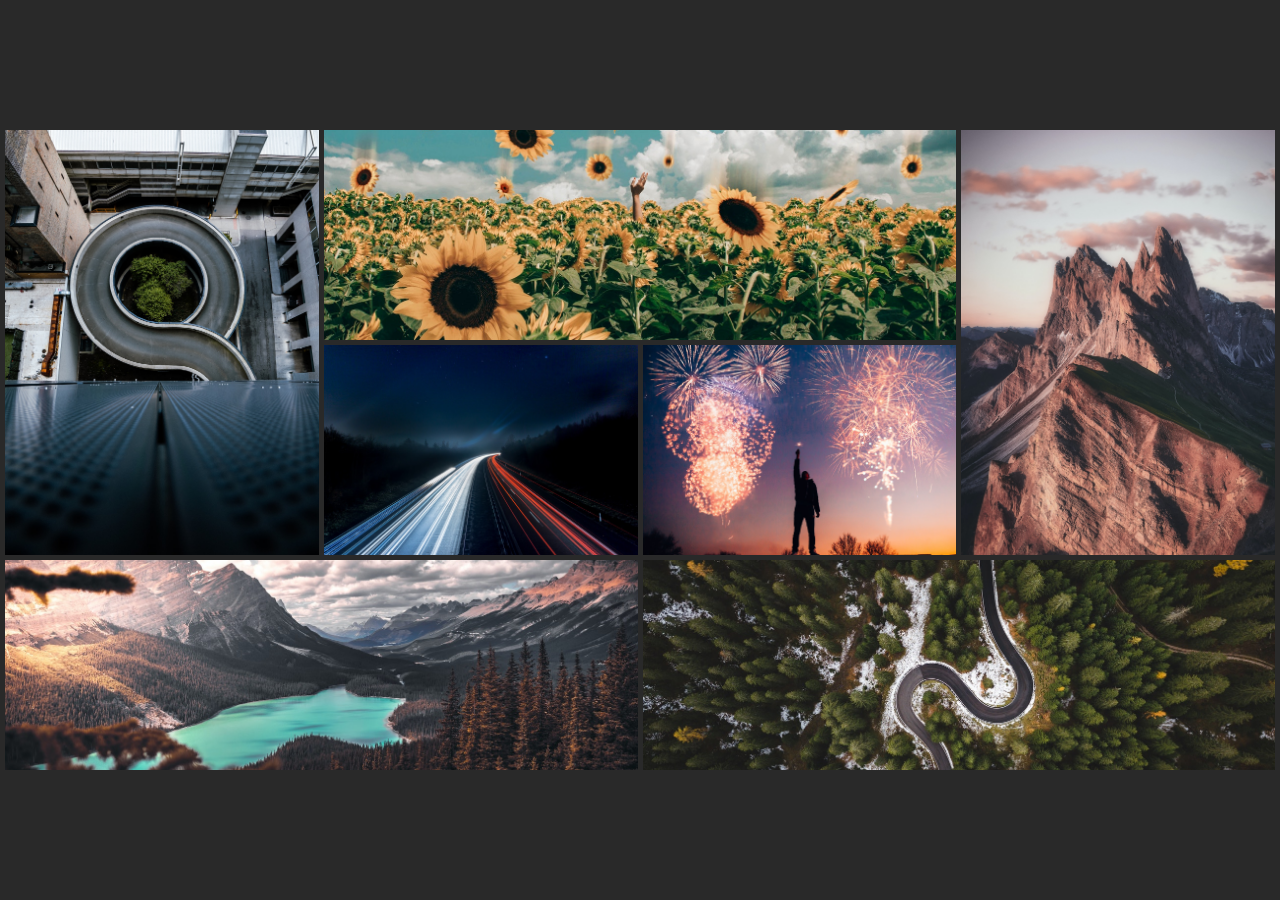
<file: Gallery/index.html>
<!DOCTYPE html>
<html lang="en">

<head>
    <meta charset="UTF-8">
    <meta http-equiv="X-UA-Compatible" content="IE=edge">
    <meta name="viewport" content="width=device-width, initial-scale=1.0">
    <link rel="stylesheet" href="./style.css">
    <title>Galeria hover</title>
</head>

<body>
    <div class="grid-container">
        <div class="item r-span2">
            <img src="img/bg1.jpg" />
        </div>
        <div class="item c-span2">
            <img src="img/bg2.jpg" />
        </div>
        <div class="item r-span2">
            <img src="img/bg3.jpg" />
        </div>
        <div class="item">
            <img src="img/bg4.jpg" />
        </div>
        <div class="item">
            <img src="img/bg5.jpg" />
        </div>
        <div class="item c-span2">
            <img src="img/bg6.jpg" />
        </div>
        <div class="item c-span2">
            <img src="img/bg7.jpg" />
        </div>
    </div>
</body>

</html>
</file>
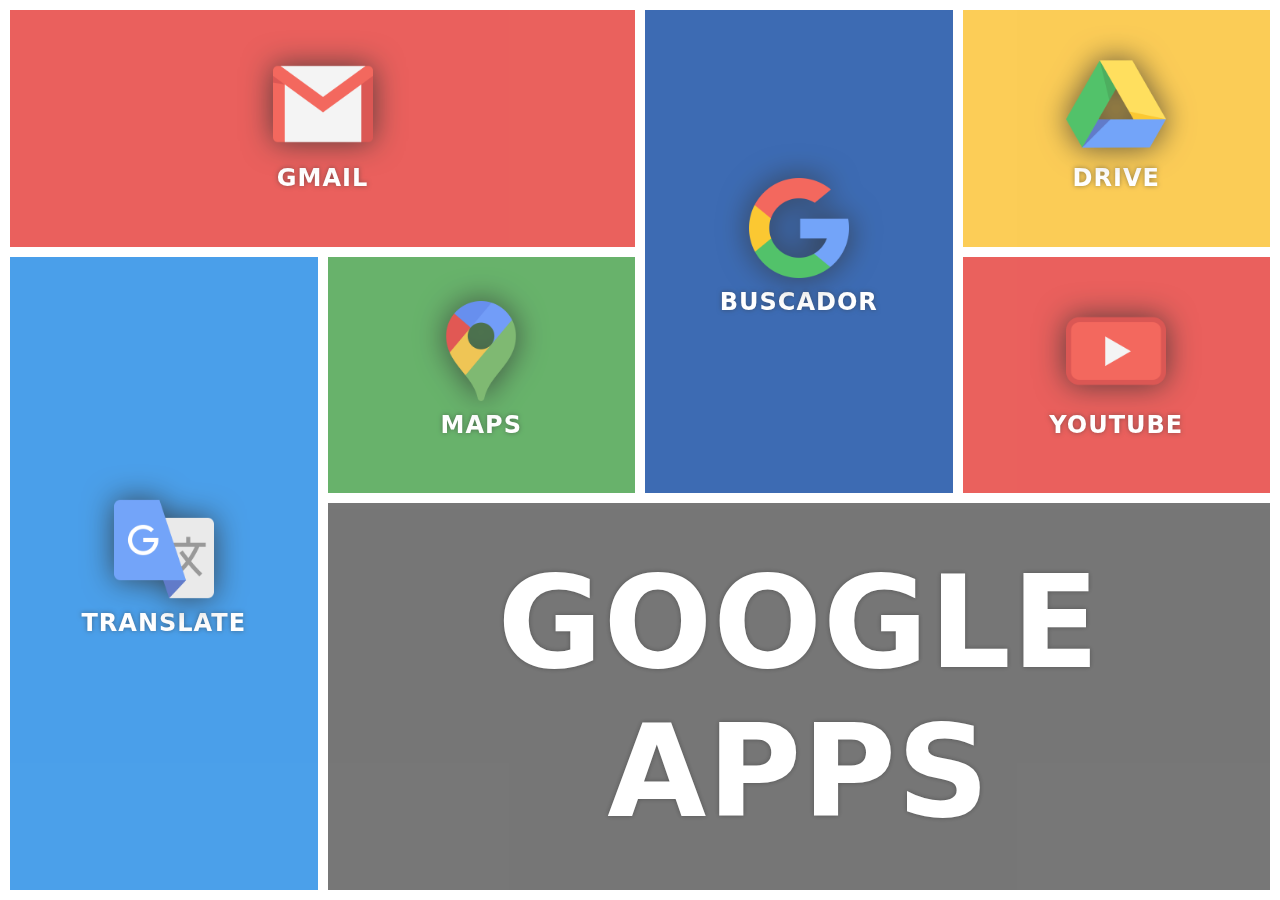
<file: GoogleTools/index.html>
<!DOCTYPE html>
<html lang="en">
<head>
    <meta charset="UTF-8">
    <meta http-equiv="X-UA-Compatible" content="IE=edge">
    <meta name="viewport" content="width=device-width, initial-scale=1.0">
    <link rel="stylesheet" href="style.css">
    <title>Google tools</title>
</head>
<body>
    <div class="grid-container">
        <div class="item">
            <img src="img/image1.png"  />
            <h3>Gmail</h3>
        </div>
        <div class="item">
            <img src="img/image2.png"  />
            <h3>Buscador</h3>
        </div>
        <div class="item">
            <img src="img/image3.png"  />
            <h3>Drive</h3>
        </div>
        <div class="item">
            <img src="img/image4.png"  />
            <h3>Translate</h3>
        </div>
        <div class="item">
            <img src="img/image5.png"  />
            <h3>Maps</h3>
        </div>
        <div class="item">
            <img src="img/image6.png"  />
            <h3>Youtube</h3>
        </div>
        <div class="item">
            <h1>Google Apps</h3>
        </div>
    </div>
</body>
</html>
</file>
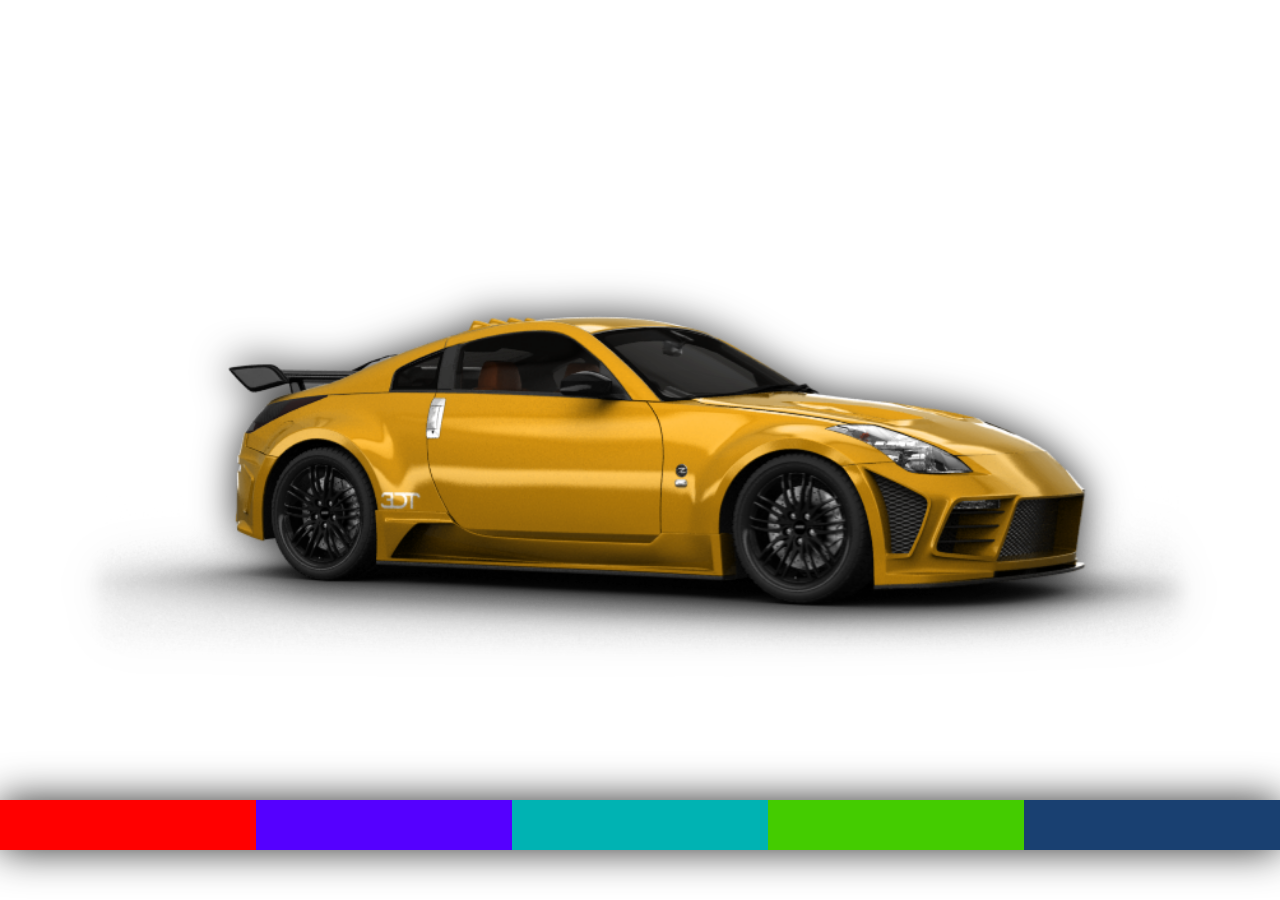
<file: Flexbox/Automotriz/index.html>
<!DOCTYPE html>
<html lang="en">

<head>
    <meta charset="UTF-8">
    <meta http-equiv="X-UA-Compatible" content="IE=edge">
    <meta name="viewport" content="width=device-width, initial-scale=1.0">
    <link rel="stylesheet" href="./style.css">
    <title>automotriz</title>
</head>

<body>
    <section>
        <ul>
            <li></li>
            <li></li>
            <li></li>
            <li></li>
            <li></li>
        </ul>
    </section>
</body>

</html>
</file>
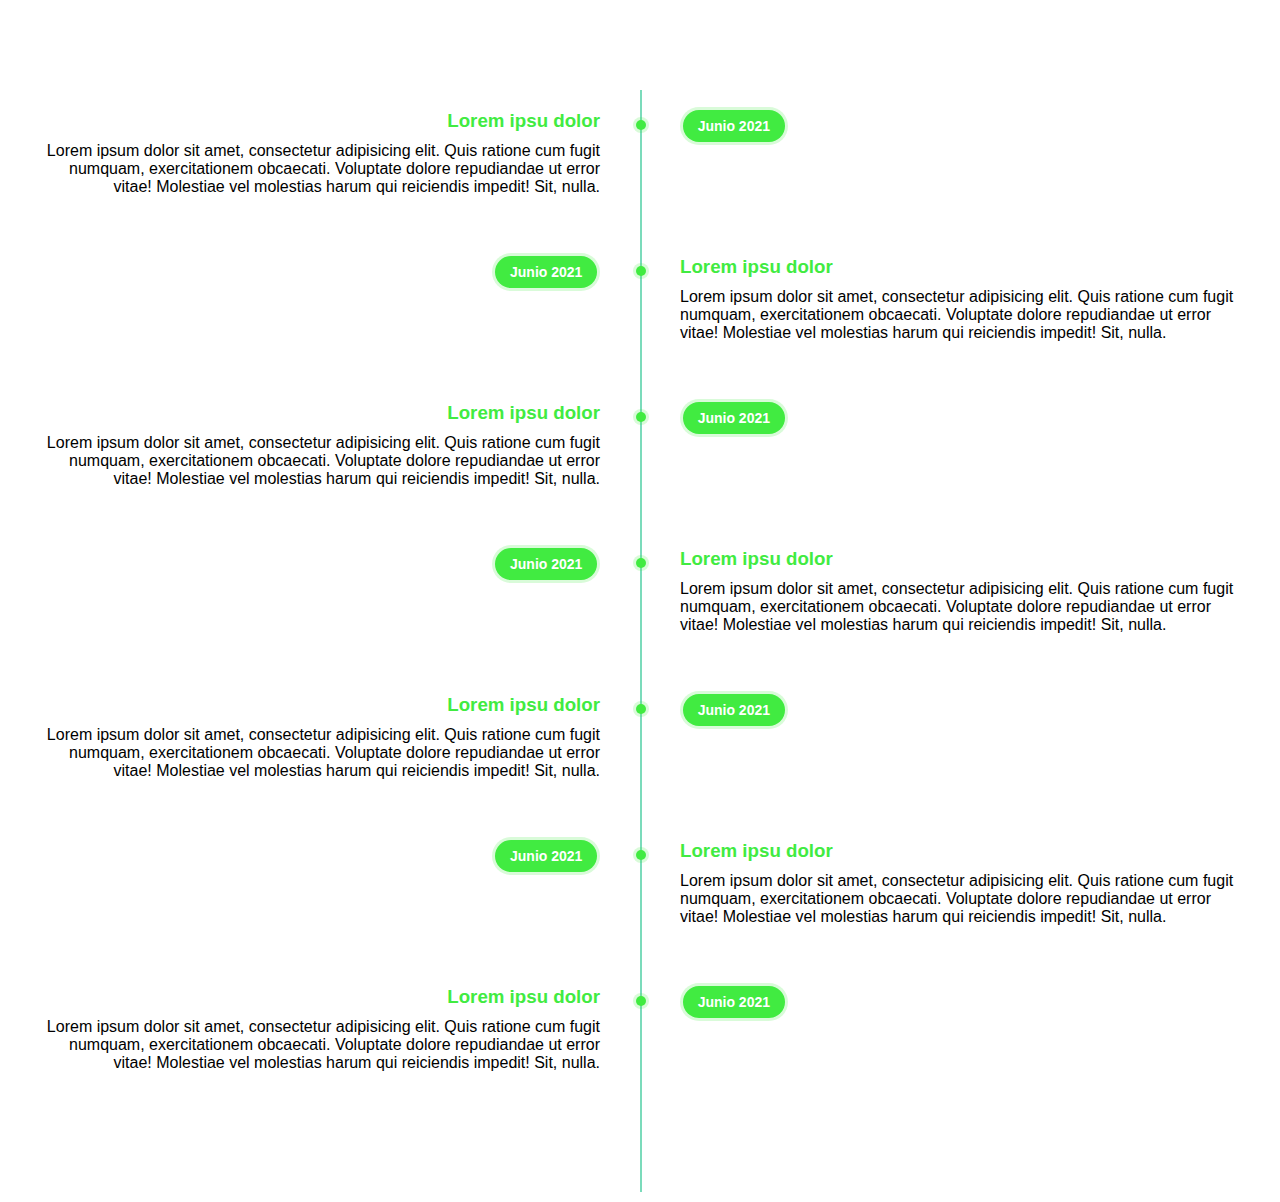
<file: Flexbox/timeline/index.html>
<!DOCTYPE html>
<html lang="en">

<head>
    <meta charset="UTF-8">
    <meta http-equiv="X-UA-Compatible" content="IE=edge">
    <meta name="viewport" content="width=device-width, initial-scale=1.0">
    <link rel="stylesheet" href="./style.css">
    <title>Timeline Css</title>
</head>

<body>
    <div class="timeline">
        <ul>
            <li>
                <div class="content">
                    <h3>Lorem ipsu dolor</h3>
                    <p>Lorem ipsum dolor sit amet, consectetur adipisicing elit. Quis ratione cum fugit numquam,
                        exercitationem obcaecati. Voluptate dolore repudiandae ut error vitae! Molestiae vel molestias
                        harum qui reiciendis impedit! Sit, nulla.</p>
                </div>
                <div class="time">
                    <h4>Junio 2021</h4>
                </div>
            </li>
            <li>
                <div class="content">
                    <h3>Lorem ipsu dolor</h3>
                    <p>Lorem ipsum dolor sit amet, consectetur adipisicing elit. Quis ratione cum fugit numquam,
                        exercitationem obcaecati. Voluptate dolore repudiandae ut error vitae! Molestiae vel molestias
                        harum qui reiciendis impedit! Sit, nulla.</p>
                </div>
                <div class="time">
                    <h4>Junio 2021</h4>
                </div>
            </li>
            <li>
                <div class="content">
                    <h3>Lorem ipsu dolor</h3>
                    <p>Lorem ipsum dolor sit amet, consectetur adipisicing elit. Quis ratione cum fugit numquam,
                        exercitationem obcaecati. Voluptate dolore repudiandae ut error vitae! Molestiae vel molestias
                        harum qui reiciendis impedit! Sit, nulla.</p>
                </div>
                <div class="time">
                    <h4>Junio 2021</h4>
                </div>
            </li>
            <li>
                <div class="content">
                    <h3>Lorem ipsu dolor</h3>
                    <p>Lorem ipsum dolor sit amet, consectetur adipisicing elit. Quis ratione cum fugit numquam,
                        exercitationem obcaecati. Voluptate dolore repudiandae ut error vitae! Molestiae vel molestias
                        harum qui reiciendis impedit! Sit, nulla.</p>
                </div>
                <div class="time">
                    <h4>Junio 2021</h4>
                </div>
            </li>
            <li>
                <div class="content">
                    <h3>Lorem ipsu dolor</h3>
                    <p>Lorem ipsum dolor sit amet, consectetur adipisicing elit. Quis ratione cum fugit numquam,
                        exercitationem obcaecati. Voluptate dolore repudiandae ut error vitae! Molestiae vel molestias
                        harum qui reiciendis impedit! Sit, nulla.</p>
                </div>
                <div class="time">
                    <h4>Junio 2021</h4>
                </div>
            </li>
            <li>
                <div class="content">
                    <h3>Lorem ipsu dolor</h3>
                    <p>Lorem ipsum dolor sit amet, consectetur adipisicing elit. Quis ratione cum fugit numquam,
                        exercitationem obcaecati. Voluptate dolore repudiandae ut error vitae! Molestiae vel molestias
                        harum qui reiciendis impedit! Sit, nulla.</p>
                </div>
                <div class="time">
                    <h4>Junio 2021</h4>
                </div>
            </li>
            <li>
                <div class="content">
                    <h3>Lorem ipsu dolor</h3>
                    <p>Lorem ipsum dolor sit amet, consectetur adipisicing elit. Quis ratione cum fugit numquam,
                        exercitationem obcaecati. Voluptate dolore repudiandae ut error vitae! Molestiae vel molestias
                        harum qui reiciendis impedit! Sit, nulla.</p>
                </div>
                <div class="time">
                    <h4>Junio 2021</h4>
                </div>
            </li>
            <div style="clear: both;"></div>
        </ul>

    </div>
</body>

</html>
</file>
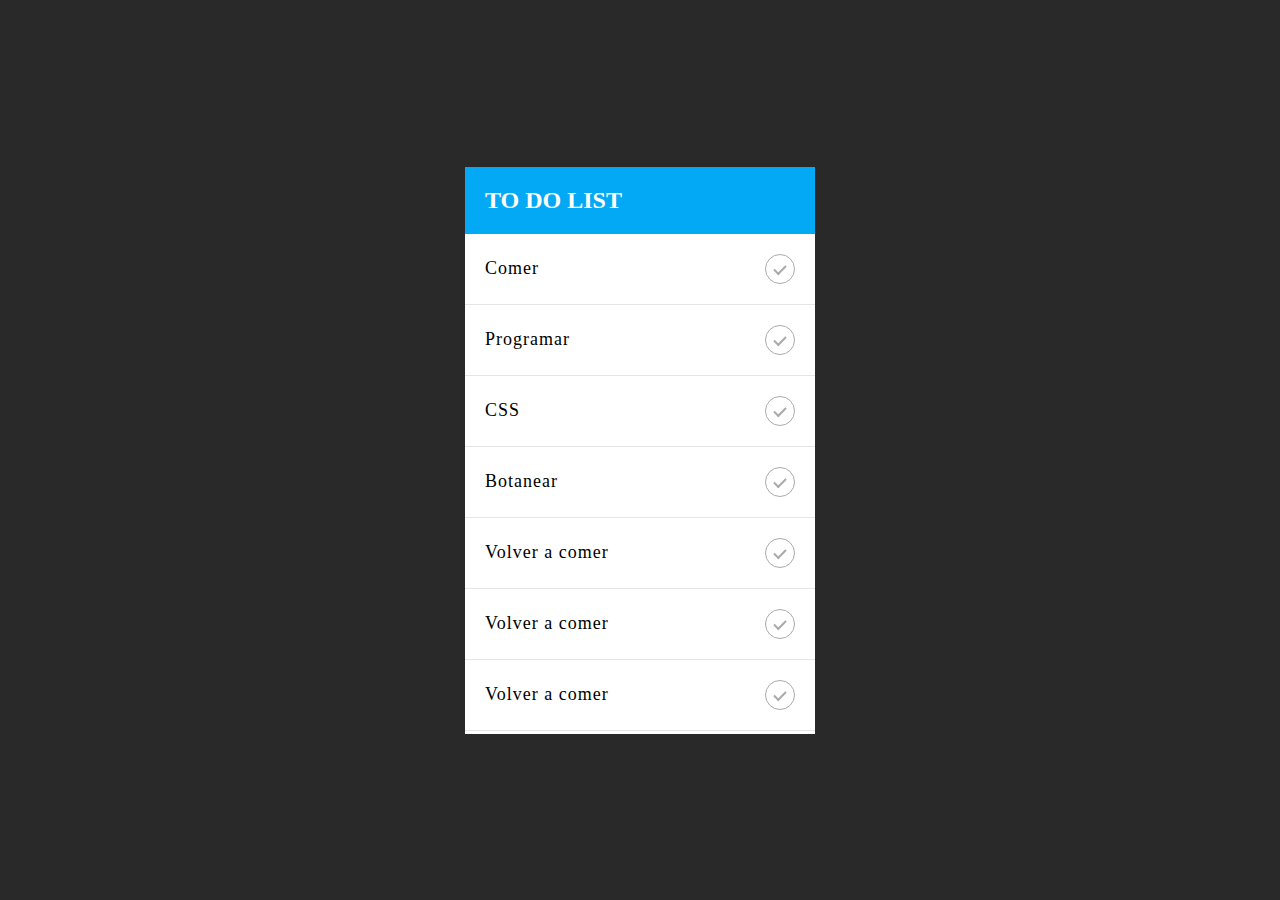
<file: Flexbox/todolist/index.html>
<!DOCTYPE html>
<html lang="en">

<head>
    <meta charset="UTF-8">
    <meta http-equiv="X-UA-Compatible" content="IE=edge">
    <meta name="viewport" content="width=device-width, initial-scale=1.0">
    <link rel="stylesheet" href="./styles.css" />
    <title>Document</title>
</head>

<body>
    <div class="container">
        <h2>To Do List</h2>
        <div class="list">
            <div class="items">
                <label>
                    <input type="checkbox" name="" id="" />
                    <p>Comer</p>
                    <span></span>
                </label>
            </div>
            <div class="items">
                <label>
                    <input type="checkbox" name="" id="" />
                    <p>Programar</p>
                    <span></span>
                </label>
            </div>
            <div class="items">
                <label>
                    <input type="checkbox" name="" id="" />
                    <p>CSS</p>
                    <span></span>
                </label>
            </div>
            <div class="items">
                <label>
                    <input type="checkbox" name="" id="" />
                    <p>Botanear</p>
                    <span></span>
                </label>
            </div>
            <div class="items">
                <label>
                    <input type="checkbox" name="" id="" />
                    <p>Volver a comer</p>
                    <span></span>
                </label>
            </div>
            <div class="items">
                <label>
                    <input type="checkbox" name="" id="" />
                    <p>Volver a comer</p>
                    <span></span>
                </label>
            </div> 
            <div class="items">
                <label>
                    <input type="checkbox" name="" id="" />
                    <p>Volver a comer</p>
                    <span></span>
                </label>
            </div>
            <div class="items">
                <label>
                    <input type="checkbox" name="" id="" />
                    <p>Volver a comer</p>
                    <span></span>
                </label>
            </div>
            <div class="items">
                <label>
                    <input type="checkbox" name="" id="" />
                    <p>Volver a comer</p>
                    <span></span>
                </label>
            </div>
        </div>
    </div>
</body>

</html>
</file>
<file: Gallery/style.css>
* {
    margin: 0;
    padding: 0;
    box-sizing: border-box;
}

body {
    display: grid;
    place-items: center;
    height: 100vh;
    background: #292929;
}

.grid-container {
    width: 100%;
    padding: 5px;
    display: grid;
    gap: 5px;
    grid-template-columns: repeat(4, 1fr);
    grid-template-rows: repeat(3, 210px);
}

.item {
    transition: all 0.5s;
}

.grid-container:hover .item {
    opacity: 0.2;
}

.item:hover {
    opacity: 1!important;
}

.item img {
    width: 100%;
    height: 100%;
    object-fit: cover;
}

.r-span2 {
    grid-row: span 2;
}

.c-span2 {
    grid-column: span 2;
}
</file>
<file: GoogleTools/style.css>
* {
    margin: 0;
    padding: 0;
    box-sizing: border-box;
    font-family: system-ui, -apple-system, BlinkMacSystemFont, 'Segoe UI', Roboto, Oxygen, Ubuntu, Cantarell, 'Open Sans', 'Helvetica Neue', sans-serif;
}


.grid-container {
    height: 100vh;
    padding: 10px;
    display: grid;
    gap: 10px;
    grid-template-columns: repeat(4, 1fr);
    grid-template-rows: auto;
    grid-template-areas: "item1 item1  item2 item3"
        "item4 item5 item2 item6"
        "item4 titulo titulo titulo";
}

.item {
    color: #fff;
    text-shadow: 0 0 5px rgba(0, 0, 0, 0.5);
    text-align: center;
    display: flex;
    flex-direction: column;
    justify-content: center;
    align-items: center;
    cursor: default;
    transition: all 0.2s;
    opacity: 0.8;
}

.item:hover {
    opacity: 1;
}


.item:nth-child(1) {
    background: #e53935;
    grid-area: item1;
}

.item:nth-child(2) {
    grid-area: item2;
    background: #0d47a1;
}

.item:nth-child(3) {
    grid-area: item3;
    background: #fbc02d;
}

.item:nth-child(4) {
    grid-area: item4;
    background: #1e88e5;
}

.item:nth-child(5) {
    grid-area: item5;
    background: #43a047;
}

.item:nth-child(6) {
    grid-area: item6;
    background: #e53935;
}

.item:nth-child(7) {
    grid-area: titulo;
    background: #555;
}

.item img {
    width: 100px;
    transition: all 0.5s;
    filter: drop-shadow(0 0 15px rgba(0, 0, 0, 0.8));
}
.item:hover img {
    transform: scale(1.3);
    filter: drop-shadow(0 0 30px rgba(0, 0, 0, 0.6));
}


.item h3 {
    margin: 10px 0;
    font-size: 24px;
    text-transform: uppercase;
    letter-spacing: 1px;
    font-weight: 600;
}

.item h1 {
    font-size: 8em;
    font-weight: 600;
    letter-spacing: 1px;
    text-transform: uppercase;
}
</file>
<file: Flexbox/Automotriz/style.css>
* {
    margin: 0;
    padding: 0;
    box-sizing: border-box;
}
/* *Contenedor* */

section {
    height: calc(100vh - 50px);
    background: url(img.png);
    background-size: contain;
    background-repeat: no-repeat;
    background-position: center;
    filter: drop-shadow(0 0 20px #292929);
}

ul {
    position: absolute;
    bottom: 0;
    left: 0;
    width: 100%;
    height: 50px;
}
ul:hover li {
    opacity: 0;
}
ul li:hover{
    opacity: 1;
}

ul li {
    float: left;
    width: 20%;
    height: 100%;
    list-style: none;
    mix-blend-mode: hue;
}


/*Asignar colores del menu*/
ul li:nth-child(1) {
    background-color: #ff0000;
}
ul li:nth-child(2) {
    background-color: #5500ff;
}
ul li:nth-child(3) {
    background-color: #00b3b3;
}
ul li:nth-child(4) {
    background-color: #44cc00;
}
ul li:nth-child(5) {
    background-color: #194071;
}

/*Hover del menu*/
ul li:hover:nth-child(1) {
    box-shadow: 0 0 0 1500px #ff0000;
}
ul li:hover:nth-child(2) {
    box-shadow: 0 0 0 1500px #5500ff;
}
ul li:hover:nth-child(3) {
    box-shadow: 0 0 0 1500px #00b3b3;
}
ul li:hover:nth-child(4) {
    box-shadow: 0 0 0 1500px #44cc00;
}
ul li:hover:nth-child(5) {
    box-shadow: 0 0 0 1500px #194071;
}
</file>
<file: Flexbox/timeline/style.css>
:root {
    --color-principal: #41eb41;
    --color-sombra: rgba(65, 235, 65, 0.2);
}

* {
    margin: 0;
    padding: 0;
    box-sizing: border-box;
    font-family: Arial, Helvetica, sans-serif;
    cursor: default;
}

/* *Contenedor de timeline* */

.timeline {
    position: relative;
    margin: 50px auto;
    padding: 40px 0;
    width: 100%;
}

.timeline::before {
    content: '';
    position: absolute;
    left: 50%;
    width: 2px;
    height: 100%;
    background-color: rgb(123, 219, 187);
}

.timeline ul li {
    list-style-type: none;
    position: relative;
    width: 50%;
    padding: 20px 40px;
}

.timeline ul li:nth-child(odd) {
    float: left;
    text-align: right;
    clear: both;
}

.timeline ul li:nth-child(even) {
    float: right;
    text-align: left;
    clear: both;
}

/* *Circulo indicador* */

.timeline ul li::before {
    content: '';
    position: absolute;
    top: 30px;
    width: 10px;
    height: 10px;
    background: var(--color-principal);
    border-radius: 50%;
    box-shadow: 0 0 0 3px var(--color-sombra);
    transition: all 0.5s;
}

.timeline ul li:nth-child(odd)::before {
    right: -6px;
}

.timeline ul li:nth-child(even)::before {
    left: -4px;
}

/* *Contenido* */
.content {
    padding-bottom: 20px;
}

.timeline ul li h3{
    font-weight: 600;
    color: var(--color-principal);
}
.timeline ul li p{
    margin: 10px 0 0;
}


.time{
    font-size: 14px;
    position: absolute;
    top: 20px;
    padding: 8px 15px;
    background-color: var(--color-principal);
    color: #fff;
    border-radius: 20px;
    box-shadow: 0 0 0 3px var(--color-sombra);
    transition: all 0.5s;
}

.timeline ul li:nth-child(odd) .time {
    right: -145px;
}

.timeline ul li:nth-child(even) .time {
    left: -145px;
}

.timeline ul li:hover .time{
    transform: scale(1.2);
}
.timeline ul li:hover::before{
    transform: scale(2);
}
</file>
<file: Flexbox/todolist/styles.css>
* {
    margin: 0;
    padding: 0;
    box-sizing: border-box;
}

body {
    height: 100vh;
    display: flex;
    justify-content: center;
    align-items: center;
    background-color: #292929;
}


.container {
    background-color: #fff;
    width: 350px;
}

h2 {
    background-color: #03a9f4;
    color: #fff;
    font-weight: 600;
    text-transform: uppercase;
    padding: 20px;
}

.list {
    height: 500px;
    overflow-y: auto;
}

.list::-webkit-scrollbar{
    width: 5px;
}

.list::-webkit-scrollbar-thumb{
    background-color: #03a9f4;
    border-radius: 40px;
}

.items {
    padding: 20px;
    border-bottom: 1px solid rgba(0, 0, 0, 0.1);
    cursor: pointer;
}

.items:hover {
    background-color: #aaaaaa3d;
}

.items:last-child {
    border-bottom: none;
}

.items label {
    display: flex;
    justify-content: space-between;
    align-items: center;
    cursor: pointer;
}


.items p {
    font-size: 18px;
    letter-spacing: 1px;
    font-weight: 400;
}

.items span {
    position: relative;
    width: 30px;
    height: 30px;
    border: 1px solid #aaaaaa;
    border-radius: 50%;
    display: flex;
    justify-content: center;
    align-items: center;
}

.items span::before {
    content: '';
    position: absolute;
    width: 10px;
    height: 5px;
    border-left: 2px solid #aaaaaa;
    border-bottom: 2px solid #aaaaaa;
    transform: rotate(-45deg);
}

.items input {
    display: none;
}

/*Estados del input*/

.items input:checked~p {
    text-decoration: line-through;
    color: #ccc;
    font-weight: 600;
}

.items input:checked~span {
    background-color: #03a9f4;
    border: 1 px solid #03a9f4;
}

.items input:checked~span::before {
    border-left: 2px solid #fff;
    border-bottom: 2px solid #fff;
}
</file>
